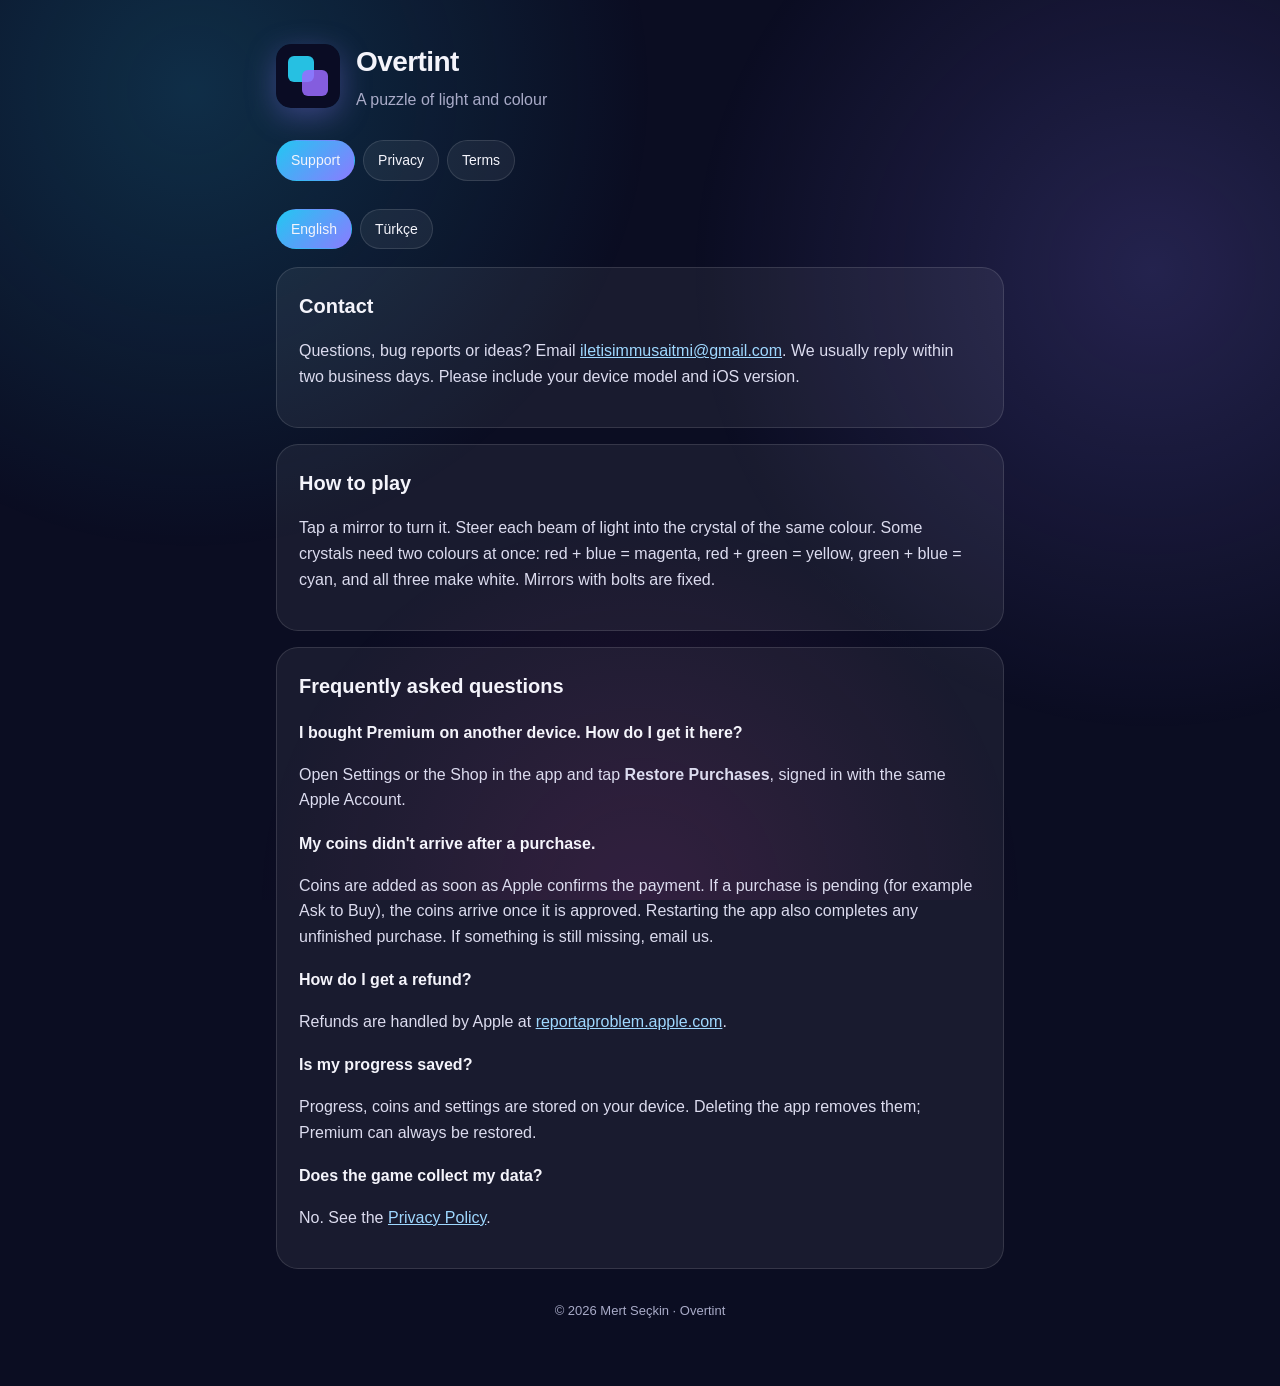
<file: index.html>
<!doctype html>
<html lang="en">
<head>
<meta charset="utf-8">
<meta name="viewport" content="width=device-width, initial-scale=1">
<title>Overtint Support</title>
<meta name="description" content="Help and contact for Overtint, the light puzzle game for iPhone and iPad.">
<link rel="stylesheet" href="style.css">
<script src="lang.js" defer></script>
</head>
<body>
<div class="wrap">
<header>
<svg width="64" height="64" viewBox="0 0 64 64" aria-label="Overtint"><rect width="64" height="64" rx="15" fill="#0a0c24"/><rect x="12" y="12" width="26" height="26" rx="6" fill="#2ad4f7" opacity=".9"/><rect x="26" y="26" width="26" height="26" rx="6" fill="#9b6cff" opacity=".85"/></svg>
<div><h1>Overtint</h1><p data-lang="en">A puzzle of light and colour</p><p data-lang="tr" hidden>Işık ve renk bulmacası</p></div>
</header>
<nav><a href="index.html" class="on"><span data-lang="en">Support</span><span data-lang="tr" hidden>Destek</span></a><a href="privacy.html"><span data-lang="en">Privacy</span><span data-lang="tr" hidden>Gizlilik</span></a><a href="terms.html"><span data-lang="en">Terms</span><span data-lang="tr" hidden>Kullanım Şartları</span></a></nav>
<div class="lang"><a href="?lang=en" data-set="en">English</a><a href="?lang=tr" data-set="tr">Türkçe</a></div>
<section data-lang="en">
<div class="card"><h2>Contact</h2><p>Questions, bug reports or ideas? Email <a href="mailto:iletisimmusaitmi@gmail.com">iletisimmusaitmi@gmail.com</a>. We usually reply within two business days. Please include your device model and iOS version.</p></div><div class="card"><h2>How to play</h2><p>Tap a mirror to turn it. Steer each beam of light into the crystal of the same colour. Some crystals need two colours at once: red + blue = magenta, red + green = yellow, green + blue = cyan, and all three make white. Mirrors with bolts are fixed.</p></div><div class="card"><h2>Frequently asked questions</h2><h3>I bought Premium on another device. How do I get it here?</h3><p>Open Settings or the Shop in the app and tap <b>Restore Purchases</b>, signed in with the same Apple Account.</p><h3>My coins didn't arrive after a purchase.</h3><p>Coins are added as soon as Apple confirms the payment. If a purchase is pending (for example Ask to Buy), the coins arrive once it is approved. Restarting the app also completes any unfinished purchase. If something is still missing, email us.</p><h3>How do I get a refund?</h3><p>Refunds are handled by Apple at <a href="https://reportaproblem.apple.com">reportaproblem.apple.com</a>.</p><h3>Is my progress saved?</h3><p>Progress, coins and settings are stored on your device. Deleting the app removes them; Premium can always be restored.</p><h3>Does the game collect my data?</h3><p>No. See the <a href="privacy.html">Privacy Policy</a>.</p></div>
</section>
<section data-lang="tr" hidden>
<div class="card"><h2>İletişim</h2><p>Soru, hata bildirimi ya da öneri için <a href="mailto:iletisimmusaitmi@gmail.com">iletisimmusaitmi@gmail.com</a> adresine yazabilirsin. Genellikle iki iş günü içinde yanıt veriyoruz. Lütfen cihaz modelini ve iOS sürümünü belirt.</p></div><div class="card"><h2>Nasıl oynanır</h2><p>Bir aynayı çevirmek için ona dokun. Her ışını aynı renkteki kristale ulaştır. Bazı kristaller aynı anda iki renk ister: kırmızı + mavi = eflatun, kırmızı + yeşil = sarı, yeşil + mavi = camgöbeği, üçü birden beyaz. Cıvatalı aynalar sabittir.</p></div><div class="card"><h2>Sık sorulan sorular</h2><h3>Premium'u başka bir cihazda aldım, burada nasıl açarım?</h3><p>Uygulamada Ayarlar veya Mağaza'yı açıp aynı Apple Hesabıyla <b>Satın Alımları Geri Yükle</b>'ye dokun.</p><h3>Satın alma sonrası jetonlarım gelmedi.</h3><p>Jetonlar Apple ödemeyi onayladığı anda eklenir. Bekleyen bir satın alma varsa (örneğin Satın Alma İzni) onaylandığında gelir. Uygulamayı yeniden başlatmak da yarım kalan işlemi tamamlar. Sorun sürerse bize yaz.</p><h3>İadeyi nasıl alırım?</h3><p>İadeler Apple tarafından yapılır: <a href="https://reportaproblem.apple.com">reportaproblem.apple.com</a>.</p><h3>İlerlemem kaydediliyor mu?</h3><p>İlerleme, jetonlar ve ayarlar cihazında saklanır. Uygulamayı silmek bunları da siler; Premium her zaman geri yüklenebilir.</p><h3>Oyun verilerimi topluyor mu?</h3><p>Hayır. <a href="privacy.html">Gizlilik Politikası</a>'na bak.</p></div>
</section>
<footer>© 2026 Mert Seçkin · Overtint</footer>
</div>
</body>
</html>
</file>
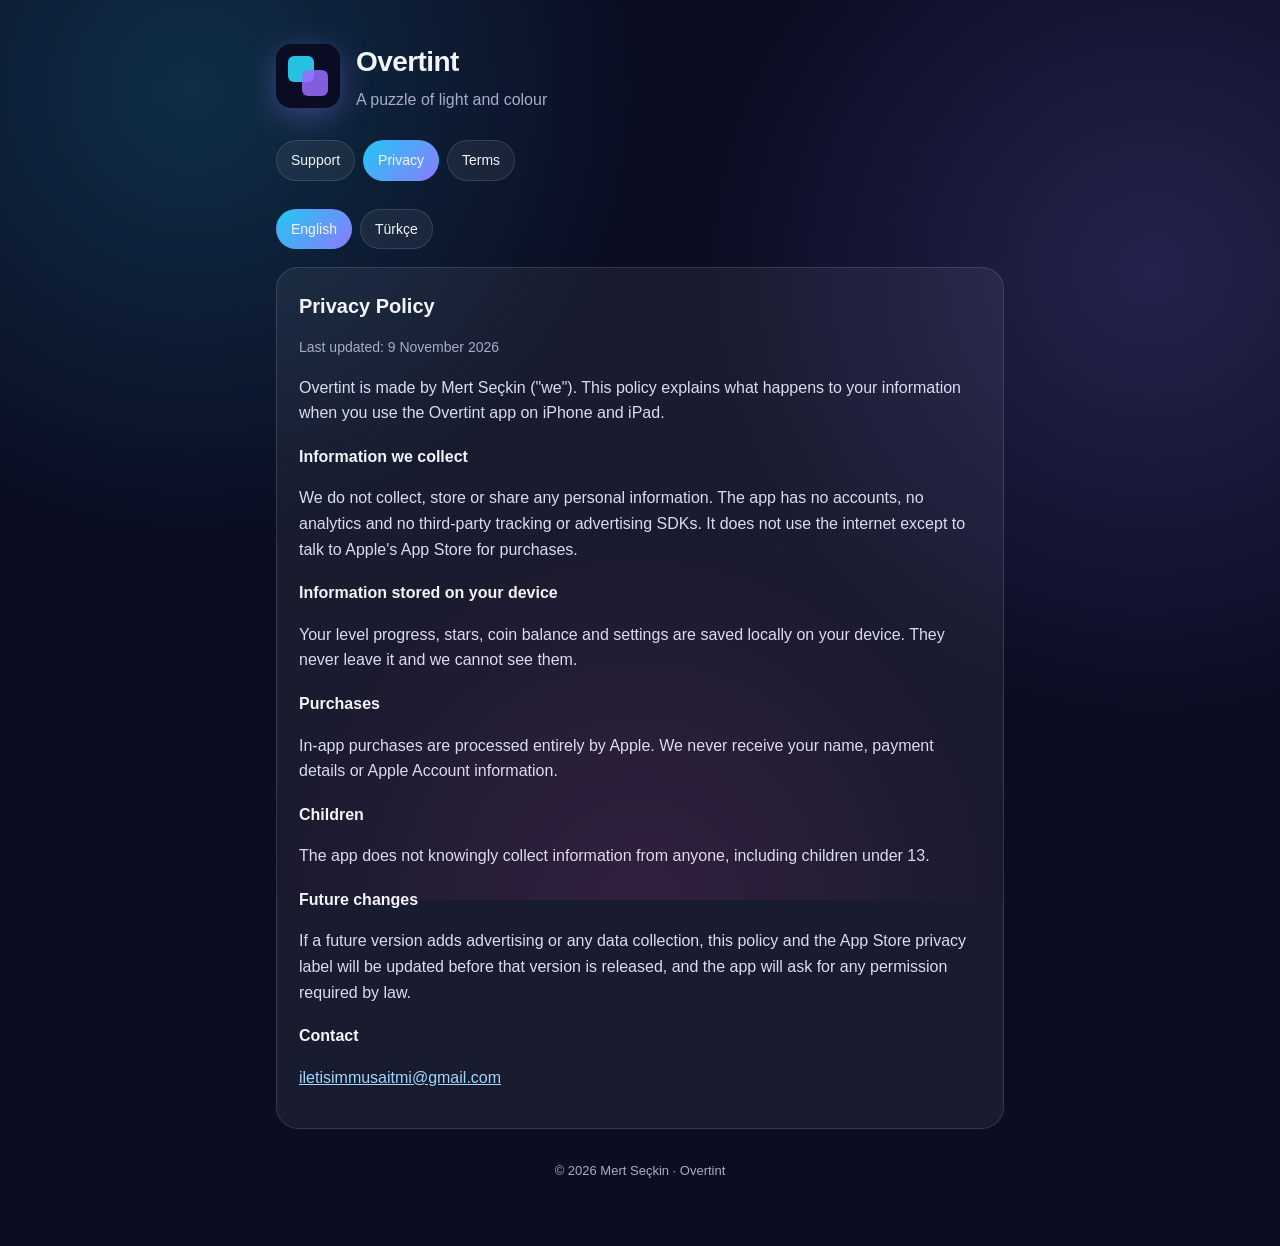
<file: privacy.html>
<!doctype html>
<html lang="en">
<head>
<meta charset="utf-8">
<meta name="viewport" content="width=device-width, initial-scale=1">
<title>Overtint Privacy Policy</title>
<meta name="description" content="Privacy policy for the Overtint app.">
<link rel="stylesheet" href="style.css">
<script src="lang.js" defer></script>
</head>
<body>
<div class="wrap">
<header>
<svg width="64" height="64" viewBox="0 0 64 64" aria-label="Overtint"><rect width="64" height="64" rx="15" fill="#0a0c24"/><rect x="12" y="12" width="26" height="26" rx="6" fill="#2ad4f7" opacity=".9"/><rect x="26" y="26" width="26" height="26" rx="6" fill="#9b6cff" opacity=".85"/></svg>
<div><h1>Overtint</h1><p data-lang="en">A puzzle of light and colour</p><p data-lang="tr" hidden>Işık ve renk bulmacası</p></div>
</header>
<nav><a href="index.html"><span data-lang="en">Support</span><span data-lang="tr" hidden>Destek</span></a><a href="privacy.html" class="on"><span data-lang="en">Privacy</span><span data-lang="tr" hidden>Gizlilik</span></a><a href="terms.html"><span data-lang="en">Terms</span><span data-lang="tr" hidden>Kullanım Şartları</span></a></nav>
<div class="lang"><a href="?lang=en" data-set="en">English</a><a href="?lang=tr" data-set="tr">Türkçe</a></div>
<section data-lang="en">
<div class="card"><h2>Privacy Policy</h2><p class="muted">Last updated: 9 November 2026</p><p>Overtint is made by Mert Seçkin ("we"). This policy explains what happens to your information when you use the Overtint app on iPhone and iPad.</p><h3>Information we collect</h3><p>We do not collect, store or share any personal information. The app has no accounts, no analytics and no third-party tracking or advertising SDKs. It does not use the internet except to talk to Apple's App Store for purchases.</p><h3>Information stored on your device</h3><p>Your level progress, stars, coin balance and settings are saved locally on your device. They never leave it and we cannot see them.</p><h3>Purchases</h3><p>In-app purchases are processed entirely by Apple. We never receive your name, payment details or Apple Account information.</p><h3>Children</h3><p>The app does not knowingly collect information from anyone, including children under 13.</p><h3>Future changes</h3><p>If a future version adds advertising or any data collection, this policy and the App Store privacy label will be updated before that version is released, and the app will ask for any permission required by law.</p><h3>Contact</h3><p><a href="mailto:iletisimmusaitmi@gmail.com">iletisimmusaitmi@gmail.com</a></p></div>
</section>
<section data-lang="tr" hidden>
<div class="card"><h2>Gizlilik Politikası</h2><p class="muted">Son güncelleme: 9 Kasım 2026</p><p>Overtint, Mert Seçkin ("biz") tarafından geliştirilmiştir. Bu politika, Overtint uygulamasını iPhone ve iPad'de kullanırken bilgilerine ne olduğunu açıklar.</p><h3>Topladığımız bilgiler</h3><p>Hiçbir kişisel bilgi toplamıyor, saklamıyor veya paylaşmıyoruz. Uygulamada hesap, analiz aracı, üçüncü taraf takip ya da reklam yazılımı yoktur. Satın almalar için Apple App Store ile iletişim dışında internet kullanmaz.</p><h3>Cihazında saklanan bilgiler</h3><p>Seviye ilerlemen, yıldızların, jeton bakiyen ve ayarların yalnızca cihazında saklanır. Cihazından çıkmaz ve biz bunları göremeyiz.</p><h3>Satın almalar</h3><p>Uygulama içi satın almalar tamamen Apple tarafından işlenir. Adın, ödeme bilgilerin veya Apple Hesabı bilgilerin bize hiçbir zaman ulaşmaz.</p><h3>Çocuklar</h3><p>Uygulama, 13 yaş altı çocuklar dahil hiç kimseden bilerek bilgi toplamaz.</p><h3>Gelecekteki değişiklikler</h3><p>İleride reklam veya herhangi bir veri toplama eklenirse, bu politika ve App Store gizlilik etiketi o sürüm yayınlanmadan önce güncellenir ve yasaların gerektirdiği izinler uygulamada istenir.</p><h3>İletişim</h3><p><a href="mailto:iletisimmusaitmi@gmail.com">iletisimmusaitmi@gmail.com</a></p></div>
</section>
<footer>© 2026 Mert Seçkin · Overtint</footer>
</div>
</body>
</html>
</file>
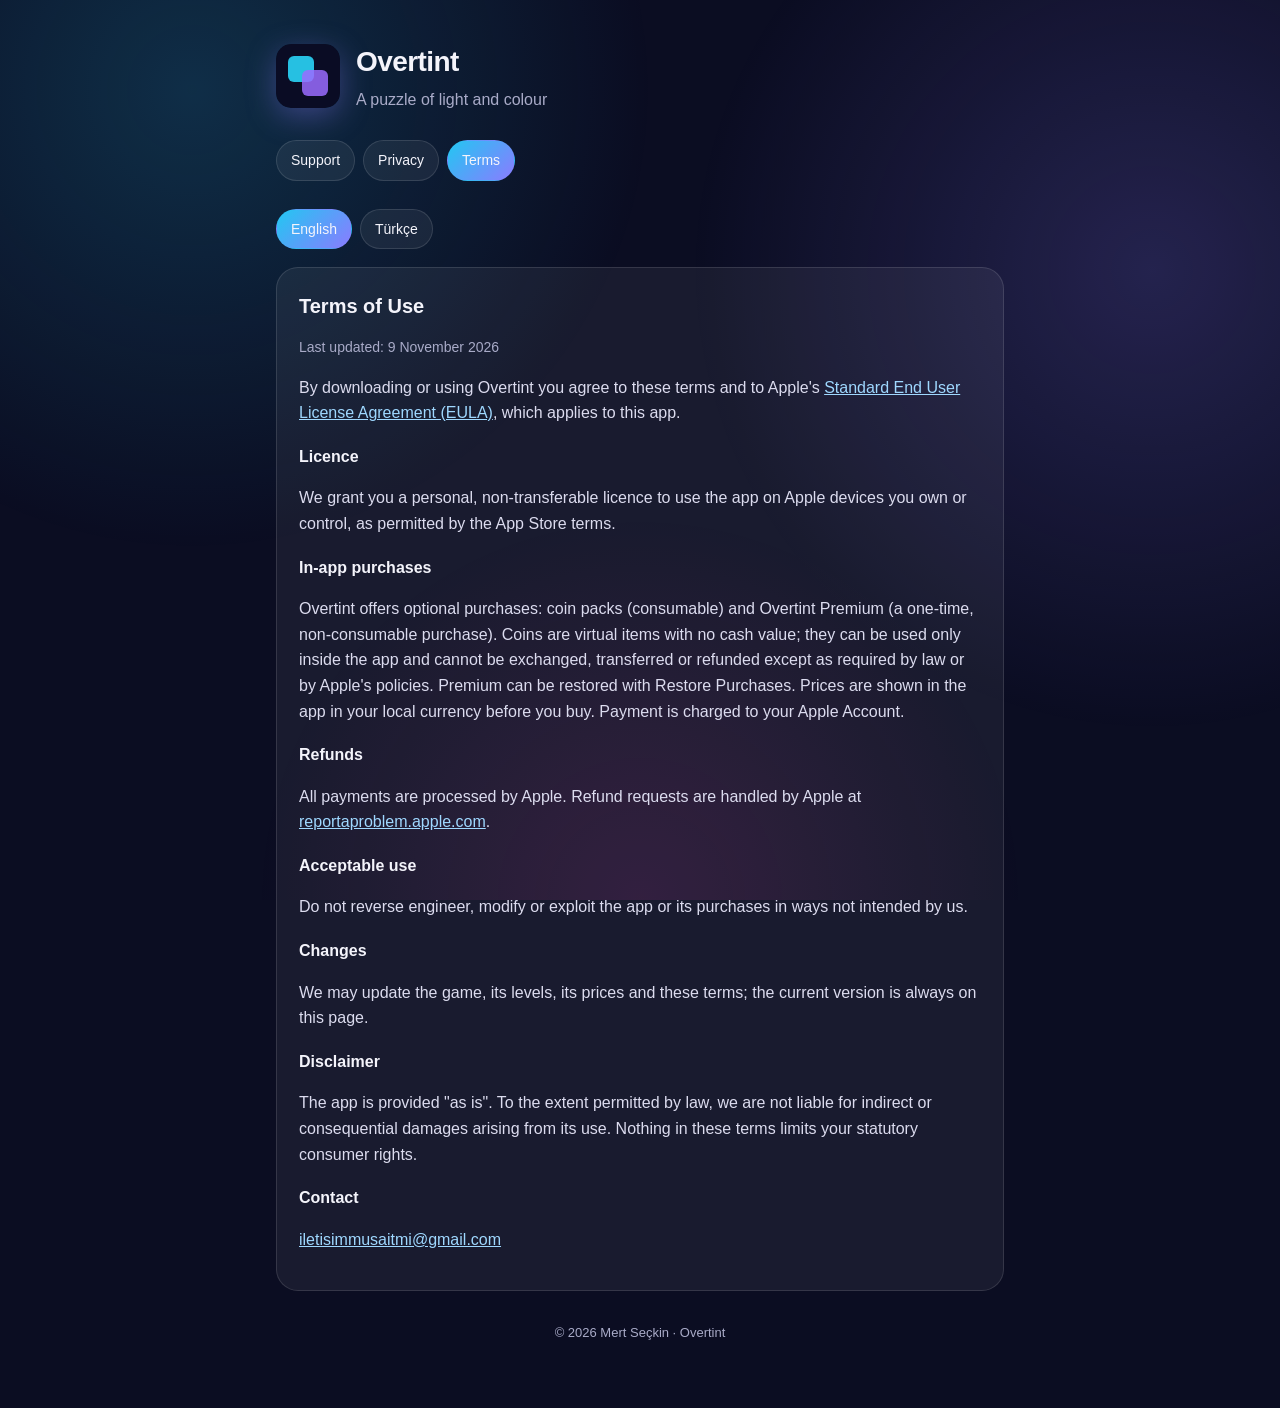
<file: terms.html>
<!doctype html>
<html lang="en">
<head>
<meta charset="utf-8">
<meta name="viewport" content="width=device-width, initial-scale=1">
<title>Overtint Terms of Use</title>
<meta name="description" content="Terms of use for the Overtint app.">
<link rel="stylesheet" href="style.css">
<script src="lang.js" defer></script>
</head>
<body>
<div class="wrap">
<header>
<svg width="64" height="64" viewBox="0 0 64 64" aria-label="Overtint"><rect width="64" height="64" rx="15" fill="#0a0c24"/><rect x="12" y="12" width="26" height="26" rx="6" fill="#2ad4f7" opacity=".9"/><rect x="26" y="26" width="26" height="26" rx="6" fill="#9b6cff" opacity=".85"/></svg>
<div><h1>Overtint</h1><p data-lang="en">A puzzle of light and colour</p><p data-lang="tr" hidden>Işık ve renk bulmacası</p></div>
</header>
<nav><a href="index.html"><span data-lang="en">Support</span><span data-lang="tr" hidden>Destek</span></a><a href="privacy.html"><span data-lang="en">Privacy</span><span data-lang="tr" hidden>Gizlilik</span></a><a href="terms.html" class="on"><span data-lang="en">Terms</span><span data-lang="tr" hidden>Kullanım Şartları</span></a></nav>
<div class="lang"><a href="?lang=en" data-set="en">English</a><a href="?lang=tr" data-set="tr">Türkçe</a></div>
<section data-lang="en">
<div class="card"><h2>Terms of Use</h2><p class="muted">Last updated: 9 November 2026</p><p>By downloading or using Overtint you agree to these terms and to Apple's <a href="https://www.apple.com/legal/internet-services/itunes/dev/stdeula/">Standard End User License Agreement (EULA)</a>, which applies to this app.</p><h3>Licence</h3><p>We grant you a personal, non-transferable licence to use the app on Apple devices you own or control, as permitted by the App Store terms.</p><h3>In-app purchases</h3><p>Overtint offers optional purchases: coin packs (consumable) and Overtint Premium (a one-time, non-consumable purchase). Coins are virtual items with no cash value; they can be used only inside the app and cannot be exchanged, transferred or refunded except as required by law or by Apple's policies. Premium can be restored with Restore Purchases. Prices are shown in the app in your local currency before you buy. Payment is charged to your Apple Account.</p><h3>Refunds</h3><p>All payments are processed by Apple. Refund requests are handled by Apple at <a href="https://reportaproblem.apple.com">reportaproblem.apple.com</a>.</p><h3>Acceptable use</h3><p>Do not reverse engineer, modify or exploit the app or its purchases in ways not intended by us.</p><h3>Changes</h3><p>We may update the game, its levels, its prices and these terms; the current version is always on this page.</p><h3>Disclaimer</h3><p>The app is provided "as is". To the extent permitted by law, we are not liable for indirect or consequential damages arising from its use. Nothing in these terms limits your statutory consumer rights.</p><h3>Contact</h3><p><a href="mailto:iletisimmusaitmi@gmail.com">iletisimmusaitmi@gmail.com</a></p></div>
</section>
<section data-lang="tr" hidden>
<div class="card"><h2>Kullanım Şartları</h2><p class="muted">Son güncelleme: 9 Kasım 2026</p><p>Overtint'i indirerek veya kullanarak bu şartları ve bu uygulama için geçerli olan Apple <a href="https://www.apple.com/legal/internet-services/itunes/dev/stdeula/">Standart Son Kullanıcı Lisans Sözleşmesi'ni (EULA)</a> kabul etmiş olursun.</p><h3>Lisans</h3><p>Uygulamayı, App Store koşullarının izin verdiği şekilde sahip olduğun veya kontrol ettiğin Apple cihazlarında kullanman için kişisel ve devredilemez bir lisans veriyoruz.</p><h3>Uygulama içi satın almalar</h3><p>Overtint isteğe bağlı satın almalar sunar: jeton paketleri (tüketilebilir) ve Overtint Premium (tek seferlik, tüketilemez). Jetonlar nakit değeri olmayan sanal öğelerdir; yalnızca uygulama içinde kullanılabilir, yasaların veya Apple politikalarının gerektirdiği durumlar dışında değiştirilemez, devredilemez ve iade edilemez. Premium, Satın Alımları Geri Yükle ile geri yüklenebilir. Fiyatlar satın almadan önce uygulamada yerel para biriminle gösterilir ve ödeme Apple Hesabından alınır.</p><h3>İadeler</h3><p>Tüm ödemeler Apple tarafından işlenir. İade talepleri Apple tarafından <a href="https://reportaproblem.apple.com">reportaproblem.apple.com</a> üzerinden değerlendirilir.</p><h3>Kabul edilebilir kullanım</h3><p>Uygulamayı veya satın almaları amacı dışında tersine mühendislik, değiştirme ya da istismar yoluyla kullanma.</p><h3>Değişiklikler</h3><p>Oyunu, seviyelerini, fiyatlarını ve bu şartları güncelleyebiliriz; geçerli sürüm her zaman bu sayfadadır.</p><h3>Sorumluluk reddi</h3><p>Uygulama "olduğu gibi" sunulur. Yasaların izin verdiği ölçüde, kullanımından doğan dolaylı zararlardan sorumlu değiliz. Bu şartlar yasal tüketici haklarını sınırlamaz.</p><h3>İletişim</h3><p><a href="mailto:iletisimmusaitmi@gmail.com">iletisimmusaitmi@gmail.com</a></p></div>
</section>
<footer>© 2026 Mert Seçkin · Overtint</footer>
</div>
</body>
</html>
</file>
<file: style.css>
:root{--bg:#0b0d22;--card:rgba(255,255,255,.06);--line:rgba(255,255,255,.12);--text:#f4f4fb;--muted:#a9abc8;--accent:#8b7bff;--accent2:#22c7f2}
*{box-sizing:border-box}
html{-webkit-text-size-adjust:100%}
body{margin:0;font-family:-apple-system,BlinkMacSystemFont,"SF Pro Text","Segoe UI",Inter,Roboto,sans-serif;background:var(--bg);color:var(--text);line-height:1.6}
body::before{content:"";position:fixed;inset:0;z-index:-1;background:radial-gradient(60vw 60vw at 15% 10%,rgba(34,199,242,.18),transparent 60%),radial-gradient(60vw 60vw at 90% 30%,rgba(139,123,255,.20),transparent 60%),radial-gradient(50vw 50vw at 50% 100%,rgba(242,61,180,.12),transparent 60%)}
.wrap{max-width:760px;margin:0 auto;padding:40px 16px 64px}
header{display:flex;align-items:center;gap:16px;margin-bottom:28px}
header svg{flex:none;width:64px;height:64px;border-radius:15px;box-shadow:0 8px 30px rgba(139,123,255,.35)}
header h1{margin:0;font-size:28px;letter-spacing:-.02em}
header p{margin:2px 0 0;color:var(--muted)}
nav{display:flex;flex-wrap:wrap;gap:8px;margin-bottom:28px}
nav a,.lang a{color:var(--text);text-decoration:none;padding:8px 14px;border:1px solid var(--line);border-radius:999px;background:var(--card);font-size:14px}
nav a.on,.lang a.on{background:linear-gradient(135deg,var(--accent2),var(--accent));border-color:transparent}
.card{background:var(--card);border:1px solid var(--line);border-radius:22px;padding:22px;margin-bottom:16px}
h2{font-size:20px;margin:0 0 8px}
h3{font-size:16px;margin:18px 0 4px}
p{color:#dcdcef}
a{color:#9fd8ff}
.muted{color:var(--muted);font-size:14px}
.lang{display:flex;gap:8px;margin:0 0 18px}
footer{margin-top:32px;color:var(--muted);font-size:13px;text-align:center}
@media (max-width:480px){header h1{font-size:24px}.card{padding:18px}}
</file>
